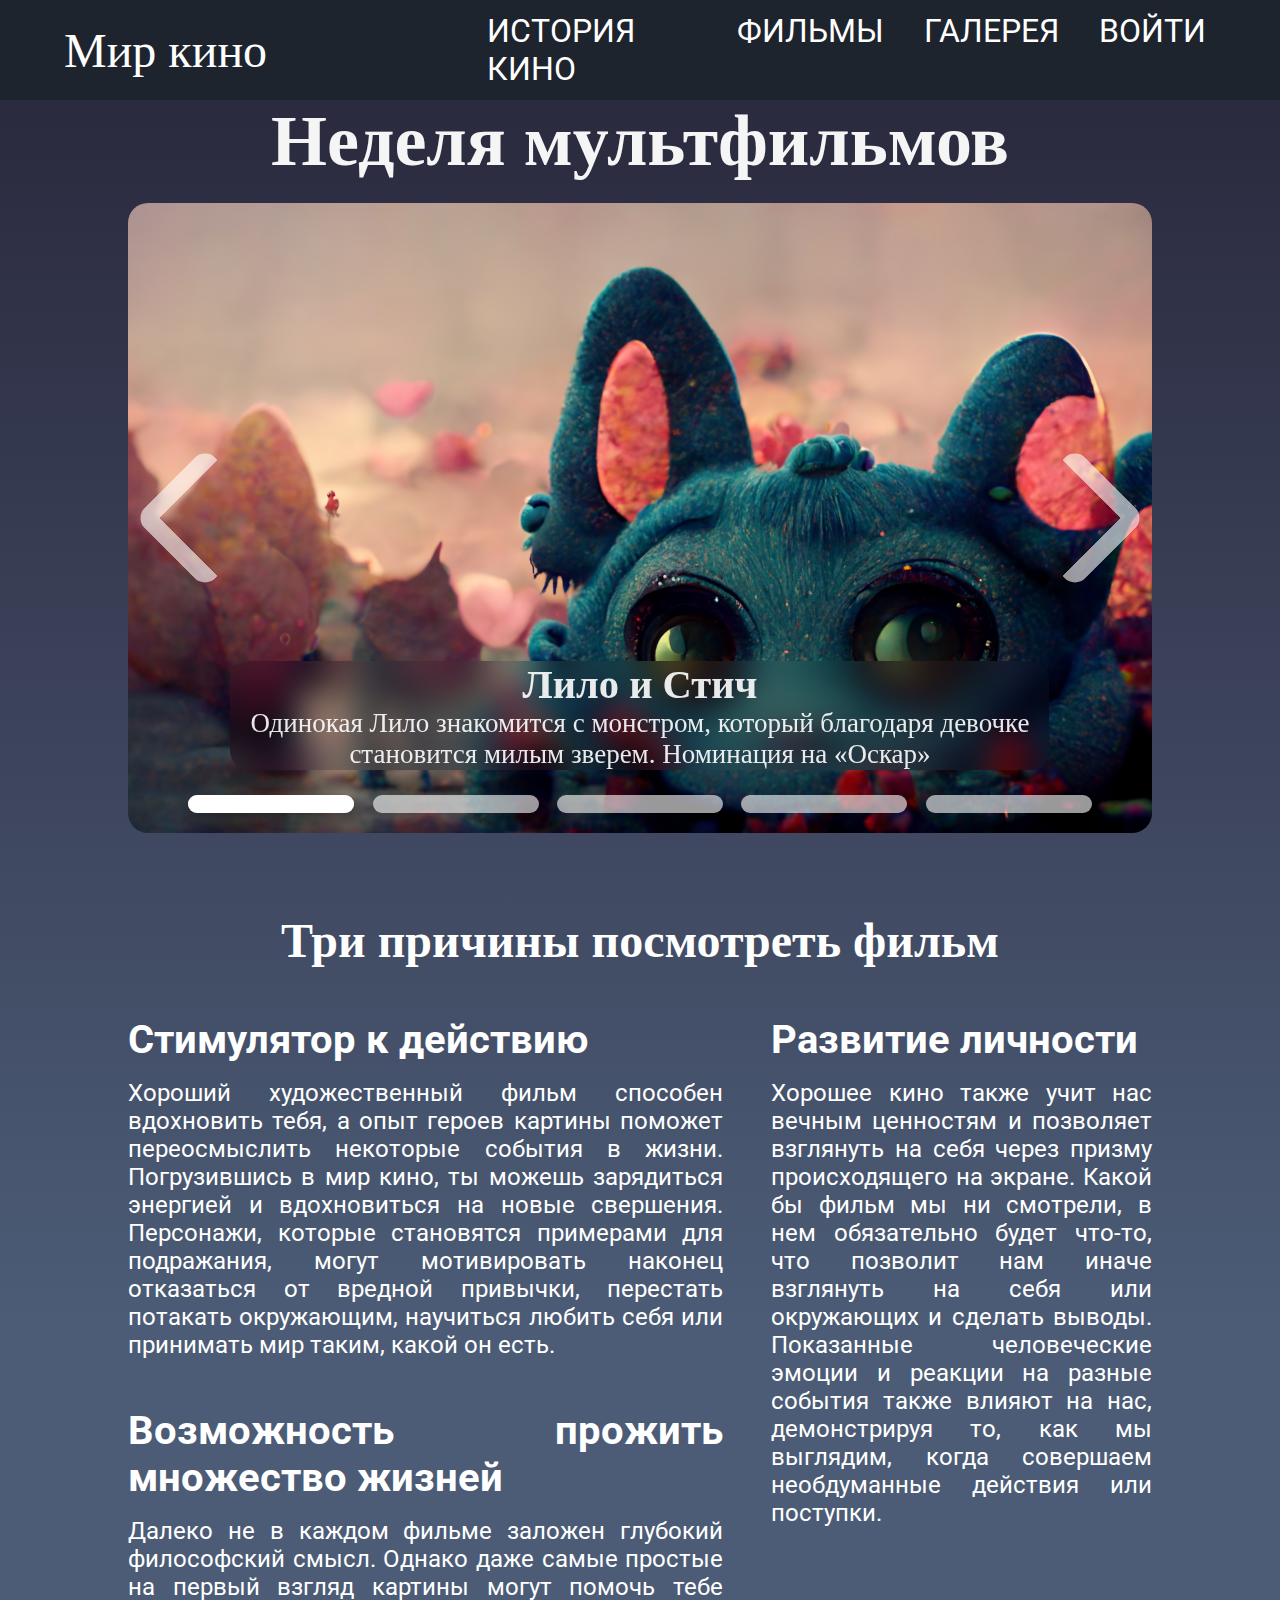
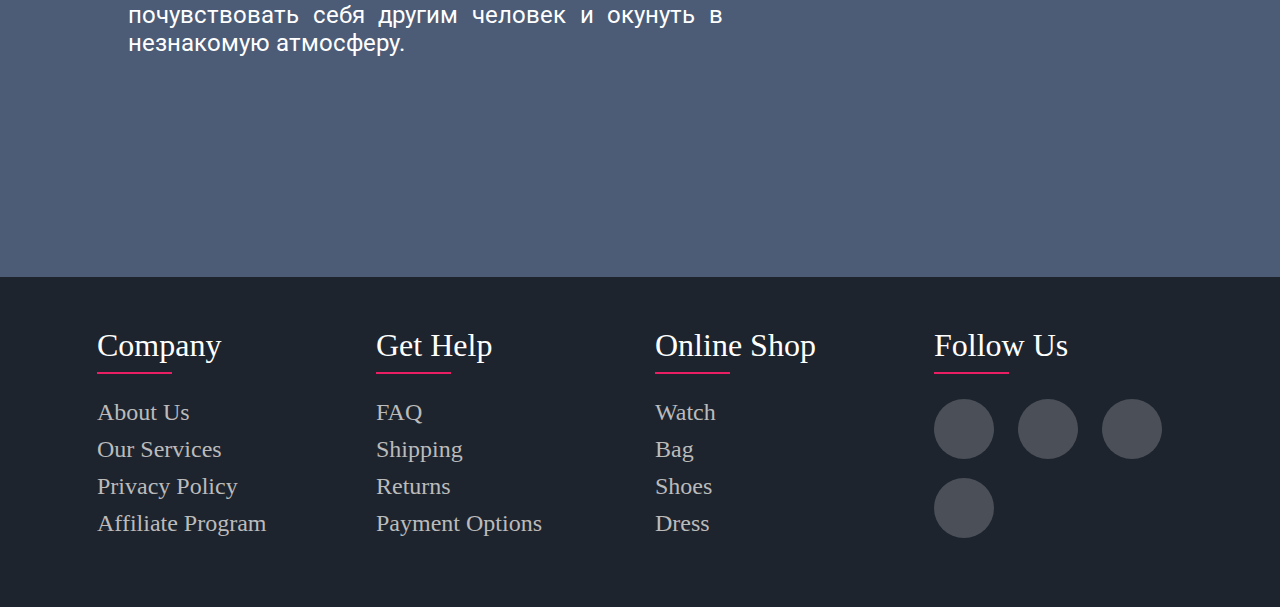
<file: index.html>
<!DOCTYPE html>
<html lang="ru">
<head>
    <meta charset="UTF-8">
    <meta http-equiv="X-UA-Compatible" content="IE=edge">
    <meta name="viewport" content="width=device-width, initial-scale=1.0, maximum-scale=1.0, user-scalable=0" >
    <title>Cinema world</title>
    <link rel="icon" type="image/png" href="images/index/favicon.png">
    <link rel="stylesheet" href="styles/index.css"> 
    <link rel="stylesheet" href="styles/style.css"> 
    <link rel="stylesheet" href="styles/slider.css"> 
    <link rel="stylesheet" href="https://cdnjs.cloudflare.com/ajax/libs/font-awesome/6.2.1/css/all.min.css"
    integrity="sha512-MV7K8+y+gLIBoVD59lQIYicR65iaqukzvf/nwasF0nqhPay5w/9lJmVM2hMDcnK1OnMGCdVK+iQrJ7lzPJQd1w=="
    crossorigin="anonymous" referrerpolicy="no-referrer"/>
    

    <link rel="preconnect" href="https://fonts.googleapis.com">
    <link rel="preconnect" href="https://fonts.gstatic.com" crossorigin>
    <link href="https://fonts.googleapis.com/css2?family=Jura:wght@600&display=swap" rel="stylesheet">
    
    <link rel="preconnect" href="https://fonts.googleapis.com">
    <link rel="preconnect" href="https://fonts.gstatic.com" crossorigin>
    <link href="https://fonts.googleapis.com/css2?family=Peralta&family=Roboto:wght@100;300&display=swap" rel="stylesheet">

</head>

<body>
    <header class="header">
        <div class="header__container">
            <div class="header__body">

                <a class="header__title" href="index.html"> Мир кино </a>

                <div class='header__burger'>
                    <span></span>
                </div>
                <nav class='header__menu'>
                    <ul class="header__list">

                        <li>
                            <a class="header__link" href="history.html">История кино</a>
                        </li>

                        <li>
                            <a class="header__link" href="films.html">Фильмы</a>
                        </li>

                        <li>
                            <a class="header__link" href="gallery.html">Галерея</a>
                        </li>
                        <li>
                            <a class="header__link" href="login.html">Войти</a>
                        </li>
                    </ul>
                    
                </nav>
                    
                </div>
            </div>
        </div>
    </header>

    
<main>

    <section class="content">
        <h2 class="films-header" style="--align:center" >Неделя мультфильмов</h2>

    <div class="slider">
        <div class="slider-slides">

            <div class="slider-slide" style="background-image: url(images/index/slider1.png);">
                <div class="slide-text">
                    <h2>Лило и Стич</h2>
                    <p>Одинокая Лило знакомится с монстром, который благодаря девочке становится милым зверем. Номинация на «Оскар»</p>
                </div>
            </div>

            <div class="slider-slide" style="background-image: url(images/index/slider2.png);">
                <div class="slide-text">
                    <h2>Тайна Коко</h2>
                    <p>Одинокая Лило знакомится с монстром, который благодаря девочке становится милым зверем. Номинация на «Оскар»</p>
                </div>
            </div>

            <div class="slider-slide" style="background-image: url(images/index/slider3.png);">
                <div class="slide-text">
                    <h2>Как приручить дракона</h2>
                    <p>Сын вождя заводит дружбу с врагом племени, драконом. История о том, что ум и сочувствие куда важнее силы</p>
                </div>
            </div>

            <div class="slider-slide" style="background-image: url(images/index/slider4.png);">
                <div class="slide-text">
                    <h2>Леди и бродяга</h2>
                    <p>История любви избалованной породистой собачки и веселого дворняги. Очаровательная семейная классика Disney</p>
                </div>
            </div>

            <div class="slider-slide" style="background-image: url(images/index/slider5.png);">
                <div class="slide-text">
                    <h2>Лило и Стич</h2>
                    <p>Одинокая Лило знакомится с монстром, который благодаря девочке становится милым зверем. Номинация на «Оскар»</p>
                </div>
            </div>
        </div>

        <div class="slider-dots"></div>

        <div class="container-arr left">
            <div class="arr" style="transform: rotate(45deg)"></div>
        </div>

        <div class="container-arr right">
            <div class="arr" style="transform: rotate(-135deg)"></div>
        </div>

    </div>
    </section>

    <section class="content-text">
        <h2> Три причины посмотреть фильм</h2>
        <div class="is-grid">

            <div class="container">
                    
                    <div class="text-container">
                        <h3> Стимулятор к действию </h3>
                        <p>
                            Хороший художественный фильм способен вдохновить тебя, а опыт героев картины поможет переосмыслить некоторые события в жизни. Погрузившись в мир кино, ты можешь зарядиться энергией и вдохновиться на новые свершения. Персонажи, которые становятся примерами для подражания, могут мотивировать наконец отказаться от вредной привычки, перестать потакать окружающим, научиться любить себя или принимать мир таким, какой он есть.
                        </p>
                    </div>
  

                    <div class="text-container">
                        <h3> Развитие личности </h3>
                        <p>
                            Хорошее кино также учит нас вечным ценностям и позволяет взглянуть на себя через призму происходящего на экране. Какой бы фильм мы ни смотрели, в нем обязательно будет что-то, что позволит нам иначе взглянуть на себя или окружающих и сделать выводы. Показанные человеческие эмоции и реакции на разные события также влияют на нас, демонстрируя то, как мы выглядим, когда совершаем необдуманные действия или поступки. 
                        </p>
                    </div>
            
                    <div class="text-container">
                        <h3> Возможность прожить множество жизней </h3>
                        <p>
                            
Далеко не в каждом фильме заложен глубокий философский смысл. Однако даже самые простые на первый взгляд картины могут помочь тебе почувствовать себя другим человек и окунуть в незнакомую атмосферу.
                        </p>
                    </div>

        </div>
    </section>
    
</main>




<footer class="footer">
    <div class="footer__container">
        <div class="footer__row">
            <div class="footer__col">
                <h4>company</h4>
                <ul>
                    <li><a href="#">about us</a></li>
                    <li><a href="#">our services</a></li>
                    <li><a href="#">privacy policy</a></li>
                    <li><a href="#">affiliate program</a></li>
                </ul>
            </div>
            <div class="footer__col">
                <h4>get help</h4>
                <ul>
                    <li><a href="#">FAQ</a></li>
                    <li><a href="#">shipping</a></li>
                    <li><a href="#">returns</a></li>
                    <li><a href="#">payment options</a></li>
                </ul>
            </div>
            <div class="footer__col">
                <h4>online shop</h4>
                <ul>
                    <li><a href="#">watch</a></li>
                    <li><a href="#">bag</a></li>
                    <li><a href="#">shoes</a></li>
                    <li><a href="#">dress</a></li>
                </ul>
            </div>
            <div class="footer__col">
                <h4>follow us</h4>
                <div class="social-links">
                    <a href="#"><i class="fab fa-facebook-f"></i></a>
                    <a href="#"><i class="fab fa-twitter"></i></a>
                    <a href="#"><i class="fab fa-instagram"></i></a>
                    <a href="#"><i class="fab fa-linkedin-in"></i></a>
                </div>
            </div>
        </div>
    </div>
</footer>
</body>

    <script src="https://code.jquery.com/jquery-3.4.1.slim.min.js"></script>
    <script src="js/header_script.js"> </script>
    <script src="js/slider__script.js"> </script>

</html>
</file>
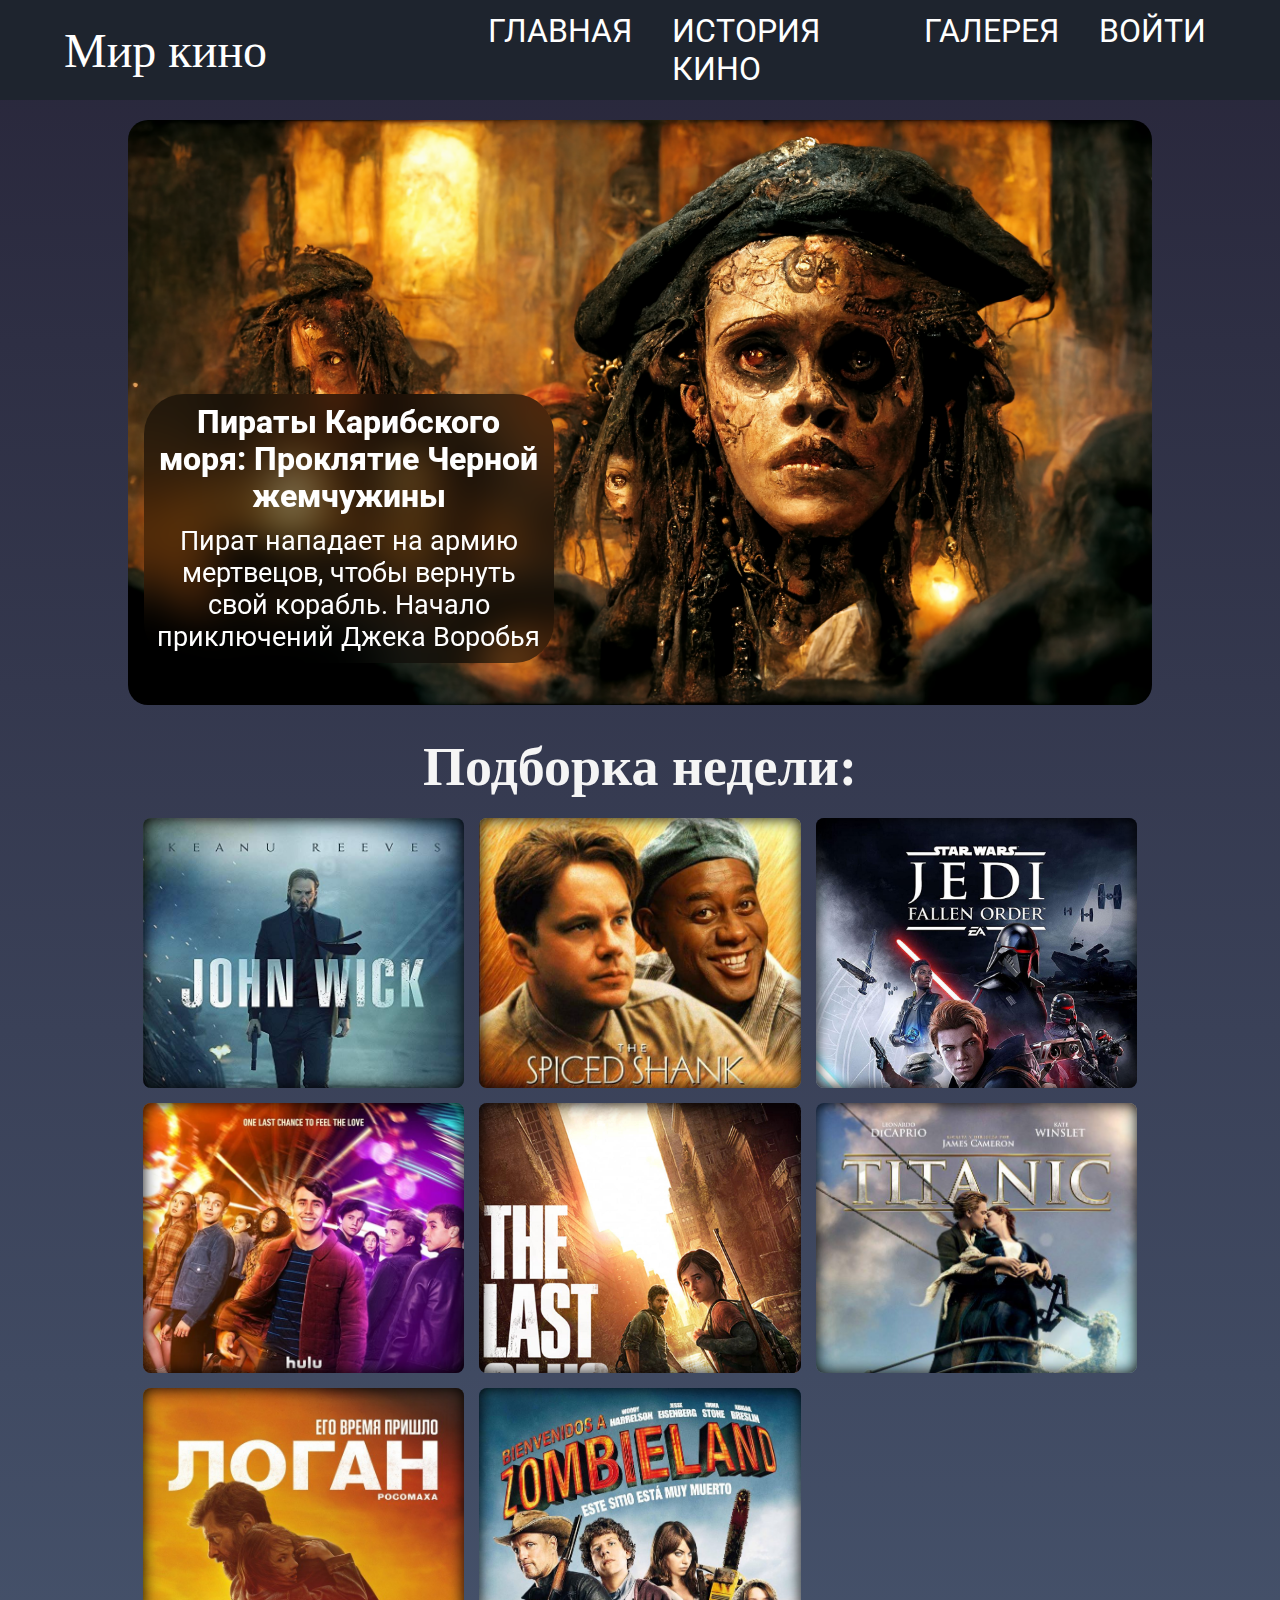
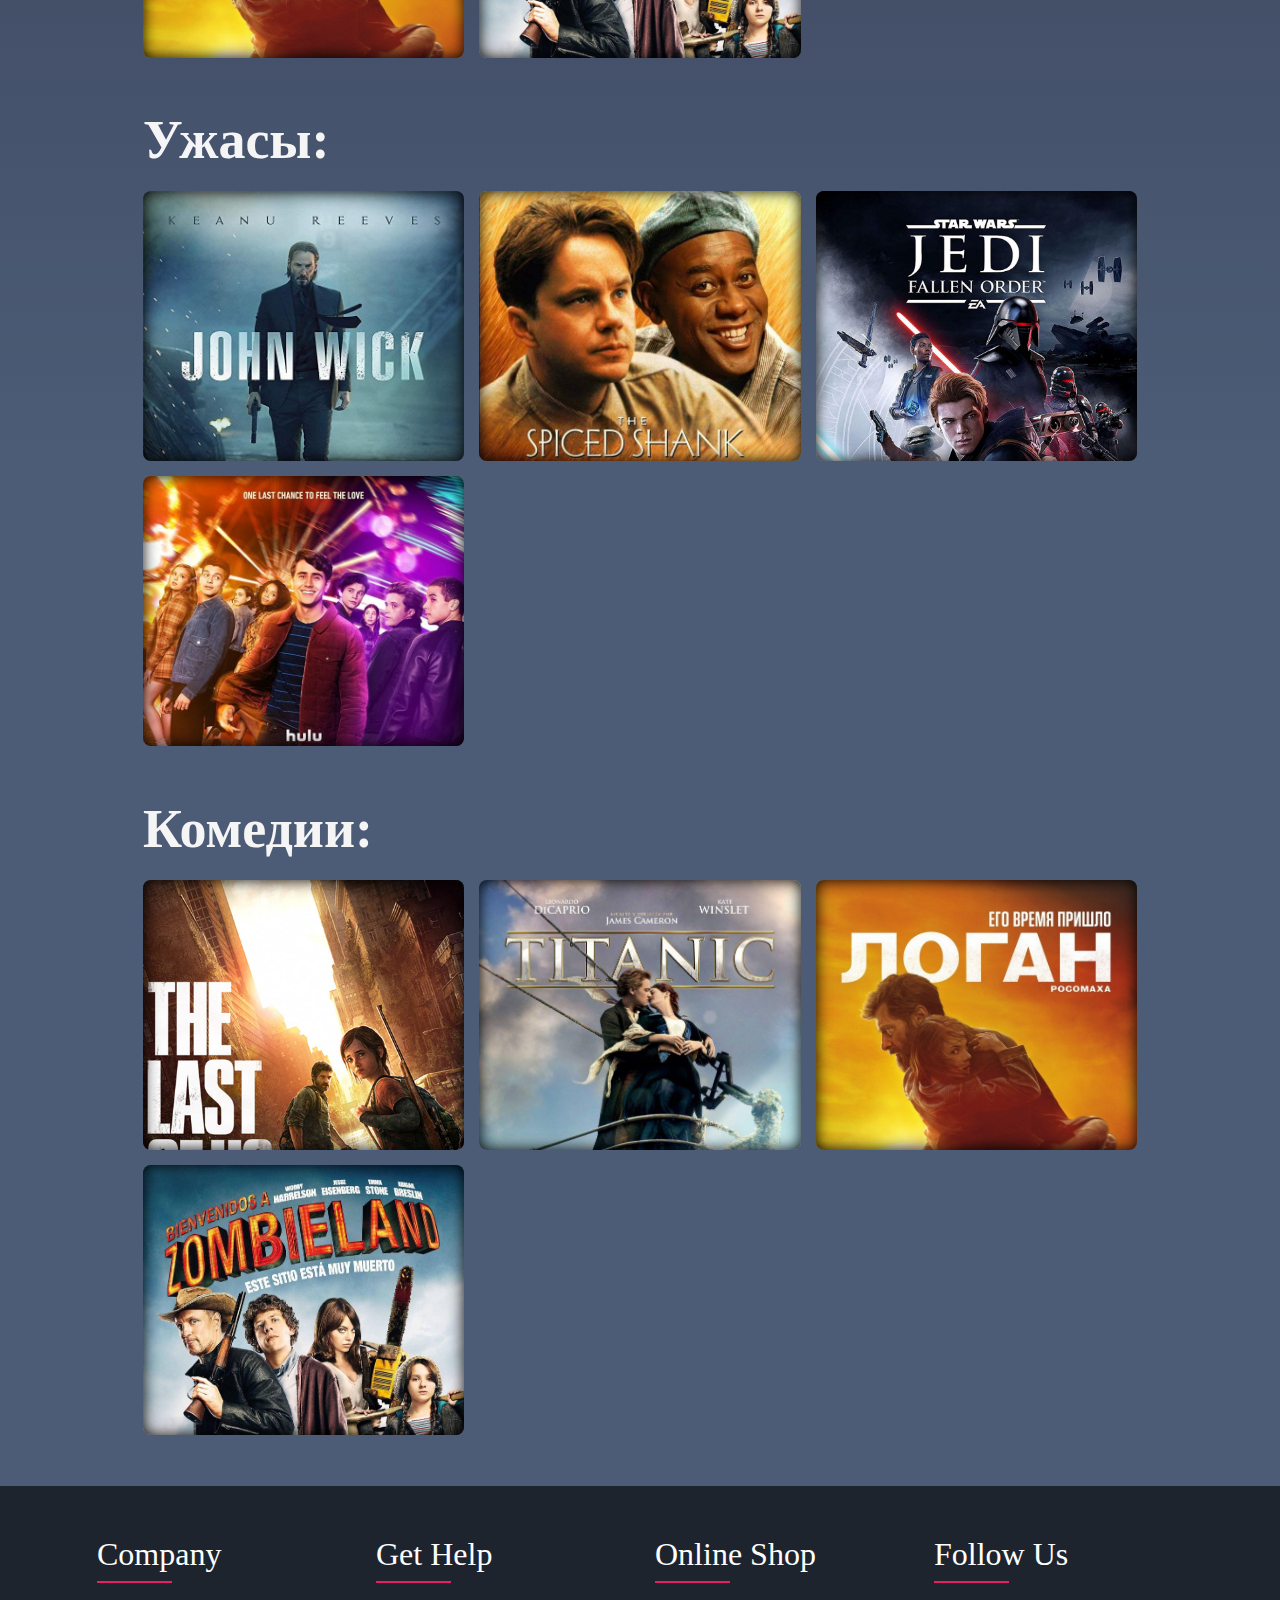
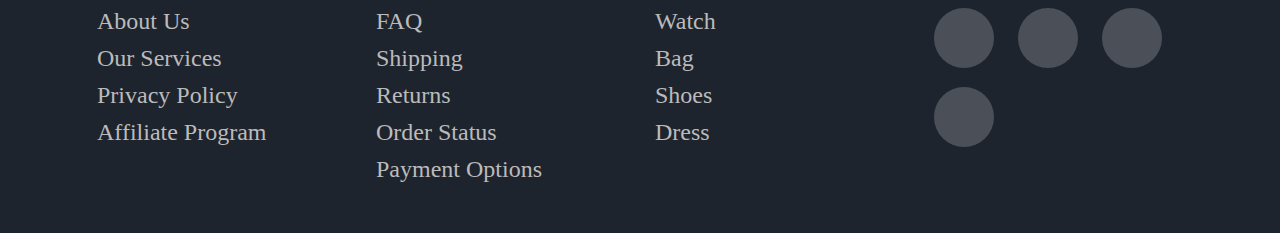
<file: films.html>
<!DOCTYPE html>
<html lang="en">
<head>
    <meta charset="UTF-8">
    <meta http-equiv="X-UA-Compatible" content="IE=edge">
    <meta name="viewport" content="width=device-width, initial-scale=1.0, maximum-scale=1.0, user-scalable=0" >
    <title>Cinema world</title>
    <link rel="icon" type="image/png" href="images/index/favicon.png">
    <link rel="stylesheet" href="styles/style.css"> 
    <link rel="stylesheet" href="styles/films.css"> 
    <link rel="stylesheet" href="https://cdnjs.cloudflare.com/ajax/libs/font-awesome/6.2.1/css/all.min.css"
    integrity="sha512-MV7K8+y+gLIBoVD59lQIYicR65iaqukzvf/nwasF0nqhPay5w/9lJmVM2hMDcnK1OnMGCdVK+iQrJ7lzPJQd1w=="
    crossorigin="anonymous" referrerpolicy="no-referrer"/>
    

    
    <link rel="preconnect" href="https://fonts.googleapis.com">
    <link rel="preconnect" href="https://fonts.gstatic.com" crossorigin>
    <link href="https://fonts.googleapis.com/css2?family=Peralta&family=Roboto:wght@100;300&display=swap" rel="stylesheet">

</head>

<body>

    <header class="header">
        <div class="header__container">
            <div class="header__body">

                <a class="header__title" href="index.html"> Мир кино </a>

                <div class='header__burger'>
                    <span></span>
                </div>
                <nav class='header__menu'>
                    <ul class="header__list">
                        <li>
                            <a class="header__link" href="index.html">Главная</a>
                        </li>

                        <li>
                            <a class="header__link" href="history.html">История кино</a>
                        </li>


                        <li>
                            <a class="header__link" href="gallery.html">Галерея</a>
                        </li>
                        <li>
                            <a class="header__link" href="login.html">Войти</a>
                        </li>
                    </ul>
                    
                </nav>
                    
                </div>
            </div>
        </div>
    </header>


    <main>
        <div class="main-poster">
            <img src="images/films/orig.png" alt="">
            <div class="main-poster-text">
                <h3>Пираты Карибского моря: Проклятие Черной жемчужины</h3>
                <p>Пират нападает на армию мертвецов, чтобы вернуть свой корабль. Начало приключений Джека Воробья</p>
            </div>
        </div>

        <section class="content">
            <h2 class="films-header" style="--align:center" >Подборка недели:</h2>

            <div class="films">
                <div class="card-film" style="--temp: url(../images/films/1.jpg)" >
                    <div class="buttom"><a href="#">Смотреть</a></div>
                </div>
                <div class="card-film" style="--temp: url(../images/films/2.jpg)" >
                    <div class="buttom"><a href="#">Смотреть</a></div>   
                </div>
                <div class="card-film" style="--temp: url(../images/films/3.jpg)" >
                    <div class="buttom"><a href="#">Смотреть</a></div>
                </div>
                <div class="card-film" style="--temp: url(../images/films/4.jpg)" >
                    <div class="buttom"><a href="#">Смотреть</a></div>
                </div>

                <div class="card-film" style="--temp: url(../images/films/5.jpg)" >
                    <div class="buttom"><a href="#">Смотреть</a></div>
                </div>
                <div class="card-film" style="--temp: url(../images/films/6.jpg)" >
                    <div class="buttom"><a href="#">Смотреть</a></div>
                </div>
                <div class="card-film" style="--temp: url(../images/films/7.jpg)" >
                    <div class="buttom"><a href="#">Смотреть</a></div>
                </div>
                <div class="card-film" style="--temp: url(../images/films/8.jpg)" >
                    <div class="buttom"><a href="#">Смотреть</a></div>
                </div>
            </div>
        </section>
        <section class="content">
            <h2 class="films-header" style="--align: left">Ужасы:</h2>

            <div class="films">
                <div class="card-film" style="--temp: url(../images/films/1.jpg)" >
                    <div class="buttom"><a href="#">Смотреть</a></div>
                </div>
                <div class="card-film" style="--temp: url(../images/films/2.jpg)" >
                    <div class="buttom"><a href="#">Смотреть</a></div>   
                </div>
                <div class="card-film" style="--temp: url(../images/films/3.jpg)" >
                    <div class="buttom"><a href="#">Смотреть</a></div>
                </div>
                <div class="card-film" style="--temp: url(../images/films/4.jpg)" >
                    <div class="buttom"><a href="#">Смотреть</a></div>
                </div>
            </div>
        </section>
        <section class="content">
            <h2 class="films-header"  style="--align: left">Комедии:</h2>

            <div class="films">
                <div class="card-film" style="--temp: url(../images/films/5.jpg)" >
                    <div class="buttom"><a href="#">Смотреть</a></div>
                </div>
                <div class="card-film" style="--temp: url(../images/films/6.jpg)" >
                    <div class="buttom"><a href="#">Смотреть</a></div>
                </div>
                <div class="card-film" style="--temp: url(../images/films/7.jpg)" >
                    <div class="buttom"><a href="#">Смотреть</a></div>
                </div>
                <div class="card-film" style="--temp: url(../images/films/8.jpg)" >
                    <div class="buttom"><a href="#">Смотреть</a></div>
                </div>
            </div>
        </section>
    </main>  
    


    <footer class="footer">
        <div class="footer__container">
            <div class="footer__row">
                <div class="footer__col">
                    <h4>company</h4>
                    <ul>
                        <li><a href="#">about us</a></li>
                        <li><a href="#">our services</a></li>
                        <li><a href="#">privacy policy</a></li>
                        <li><a href="#">affiliate program</a></li>
                    </ul>
                </div>
                <div class="footer__col">
                    <h4>get help</h4>
                    <ul>
                        <li><a href="#">FAQ</a></li>
                        <li><a href="#">shipping</a></li>
                        <li><a href="#">returns</a></li>
                        <li><a href="#">order status</a></li>
                        <li><a href="#">payment options</a></li>
                    </ul>
                </div>
                <div class="footer__col">
                    <h4>online shop</h4>
                    <ul>
                        <li><a href="#">watch</a></li>
                        <li><a href="#">bag</a></li>
                        <li><a href="#">shoes</a></li>
                        <li><a href="#">dress</a></li>
                    </ul>
                </div>
                <div class="footer__col">
                    <h4>follow us</h4>
                    <div class="social-links">
                        <a href="#"><i class="fab fa-facebook-f"></i></a>
                        <a href="#"><i class="fab fa-twitter"></i></a>
                        <a href="#"><i class="fab fa-instagram"></i></a>
                        <a href="#"><i class="fab fa-linkedin-in"></i></a>
                    </div>
                </div>
            </div>
        </div>
    </footer>

</body>

<script src="https://code.jquery.com/jquery-3.4.1.slim.min.js"></script>
<script src="js/header_script.js"> </script>
</html>
</file>
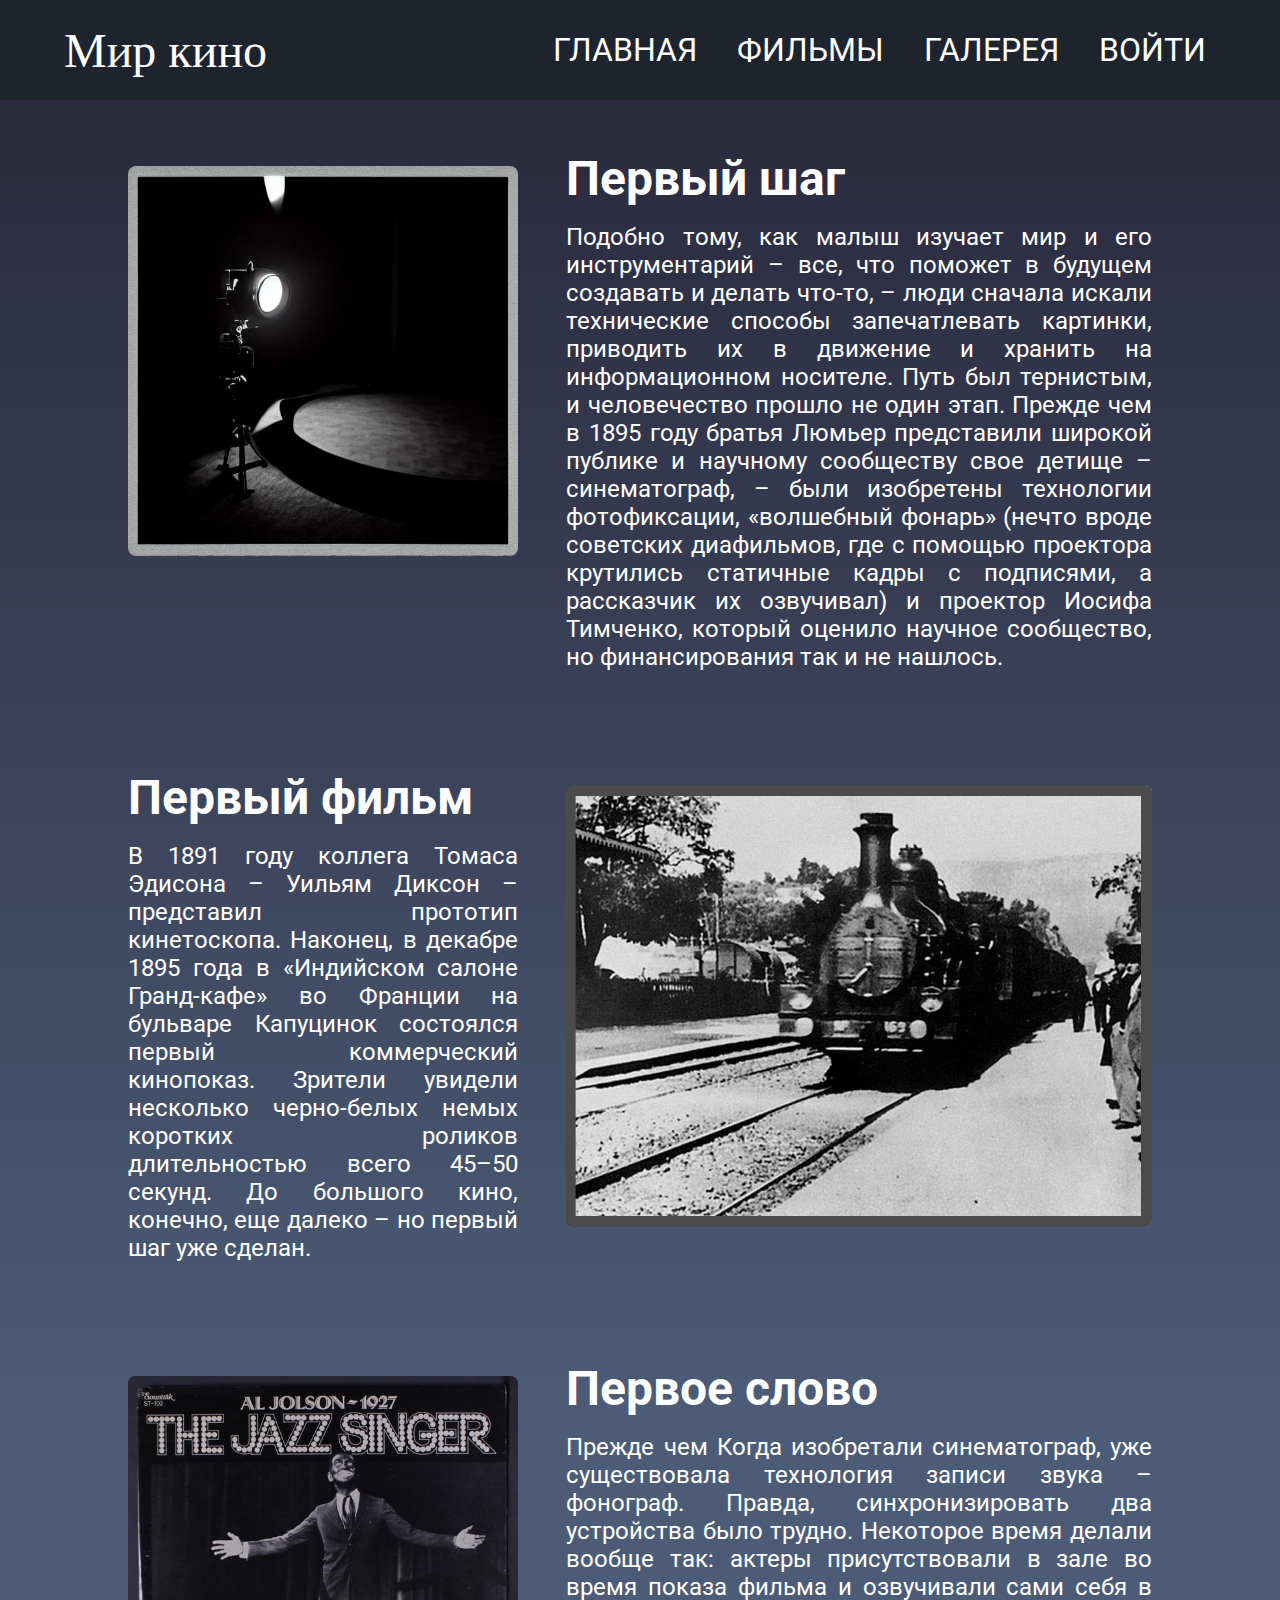
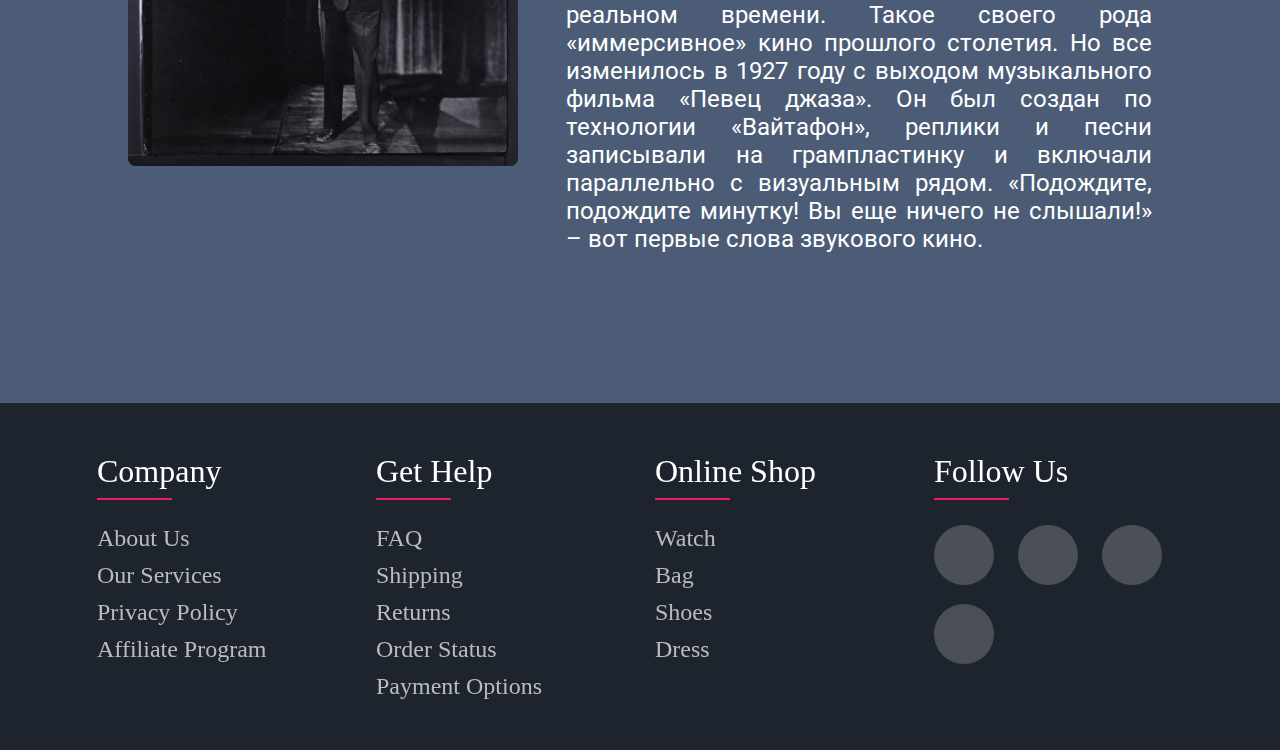
<file: history.html>
<!DOCTYPE html>
<html lang="ru">
<head>
    <meta charset="UTF-8">
    <meta http-equiv="X-UA-Compatible" content="IE=edge">
    <meta name="viewport" content="width=device-width, initial-scale=1.0, maximum-scale=1.0, user-scalable=0" >
    <title>Cinema world</title>
    <link rel="icon" type="image/png" href="images/index/favicon.png">
    <link rel="stylesheet" href="styles/style.css">
    <link rel="stylesheet" href="styles/history.css"> 
    <link rel="stylesheet" href="https://cdnjs.cloudflare.com/ajax/libs/font-awesome/6.2.1/css/all.min.css"
    integrity="sha512-MV7K8+y+gLIBoVD59lQIYicR65iaqukzvf/nwasF0nqhPay5w/9lJmVM2hMDcnK1OnMGCdVK+iQrJ7lzPJQd1w=="
    crossorigin="anonymous" referrerpolicy="no-referrer"/>
    

    
    <link rel="preconnect" href="https://fonts.googleapis.com">
    <link rel="preconnect" href="https://fonts.gstatic.com" crossorigin>
    <link href="https://fonts.googleapis.com/css2?family=Peralta&family=Roboto:wght@100;300&display=swap" rel="stylesheet">

</head>

<body>
    <header class="header">
        <div class="header__container">
            <div class="header__body">

                <a class="header__title" href="index.html"> Мир кино </a>

                <div class='header__burger'>
                    <span></span>
                </div>
                <nav class='header__menu'>
                    <ul class="header__list">
                        <li>
                            <a class="header__link" href="index.html">Главная</a>
                        </li>

                        <li>
                            <a class="header__link" href="films.html">Фильмы</a>
                        </li>

                        <li>
                            <a class="header__link" href="gallery.html">Галерея</a>
                        </li>
                        <li>
                            <a class="header__link" href="login.html">Войти</a>
                        </li>
                    </ul>
                    
                </nav>
                    
                </div>
            </div>
        </div>
    </header>

    
<main>
    <div class="is-grid">

        <div class="container">

            <div class="block-1 image">
                <img class="img" src="images/history/0001.jpg" alt="">
            </div>   

            <div class="block-2">
                <div class="text-container">
                    <h2> Первый шаг </h2>
                    <p>
                        Подобно тому, как малыш изучает мир и его инструментарий – все, что поможет в будущем создавать и делать что-то, – люди сначала искали технические способы запечатлевать картинки, приводить их в движение и хранить на информационном носителе. Путь был тернистым, и человечество прошло не один этап. Прежде чем в 1895 году братья Люмьер представили широкой публике и научному сообществу свое детище – синематограф, – были изобретены технологии фотофиксации, «волшебный фонарь» (нечто вроде советских диафильмов, где с помощью проектора крутились статичные кадры с подписями, а рассказчик их озвучивал) и проектор Иосифа Тимченко, который оценило научное сообщество, но финансирования так и не нашлось. 
                    </p>
                </div>
            </div>

            <div class="block-3">
                <div class="text-container">
                    <h2> Первый фильм </h2>
                    <p>
                        В 1891 году коллега Томаса Эдисона – Уильям Диксон – представил прототип кинетоскопа. Наконец, в декабре 1895 года в «Индийском салоне Гранд-кафе» во Франции на бульваре Капуцинок состоялся первый коммерческий кинопоказ. Зрители увидели несколько черно-белых немых коротких роликов длительностью всего 45–50 секунд. До большого кино, конечно, еще далеко – но первый шаг уже сделан.
                    </p>
                </div>
            </div>

            <div class="block-4 image">
                <img class="img" src="images/history/0002.png" alt="">
            </div>

            <div class="block-5 image">
                <img class="img" src="images/history/0003.jpg" alt="">
            </div>

            <div class="block-6">
                <div class="text-container">
                    <h2> Первое слово </h2>
                    <p> Прежде чем Когда изобретали синематограф, уже существовала технология записи звука – фонограф. Правда, синхронизировать два устройства было трудно. Некоторое время делали вообще так: актеры присутствовали в зале во время показа фильма и озвучивали сами себя в реальном времени. Такое своего рода «иммерсивное» кино прошлого столетия. Но все изменилось в 1927 году с выходом музыкального фильма «Певец джаза». Он был создан по технологии «Вайтафон», реплики и песни записывали на грампластинку и включали параллельно с визуальным рядом. «Подождите, подождите минутку! Вы еще ничего не слышали!» – вот первые слова звукового кино.
                    </p>
                </div> 
            </div>
        
    </div>

</main>


<footer class="footer">
    <div class="footer__container">
        <div class="footer__row">
            <div class="footer__col">
                <h4>company</h4>
                <ul>
                    <li><a href="#">about us</a></li>
                    <li><a href="#">our services</a></li>
                    <li><a href="#">privacy policy</a></li>
                    <li><a href="#">affiliate program</a></li>
                </ul>
            </div>
            <div class="footer__col">
                <h4>get help</h4>
                <ul>
                    <li><a href="#">FAQ</a></li>
                    <li><a href="#">shipping</a></li>
                    <li><a href="#">returns</a></li>
                    <li><a href="#">order status</a></li>
                    <li><a href="#">payment options</a></li>
                </ul>
            </div>
            <div class="footer__col">
                <h4>online shop</h4>
                <ul>
                    <li><a href="#">watch</a></li>
                    <li><a href="#">bag</a></li>
                    <li><a href="#">shoes</a></li>
                    <li><a href="#">dress</a></li>
                </ul>
            </div>
            <div class="footer__col">
                <h4>follow us</h4>
                <div class="social-links">
                    <a href="#"><i class="fab fa-facebook-f"></i></a>
                    <a href="#"><i class="fab fa-twitter"></i></a>
                    <a href="#"><i class="fab fa-instagram"></i></a>
                    <a href="#"><i class="fab fa-linkedin-in"></i></a>
                </div>
            </div>
        </div>
    </div>
</footer>

</body>

    <script src="https://code.jquery.com/jquery-3.4.1.slim.min.js"></script>
    <script src="js/header_script.js"> </script>

</html>
</file>
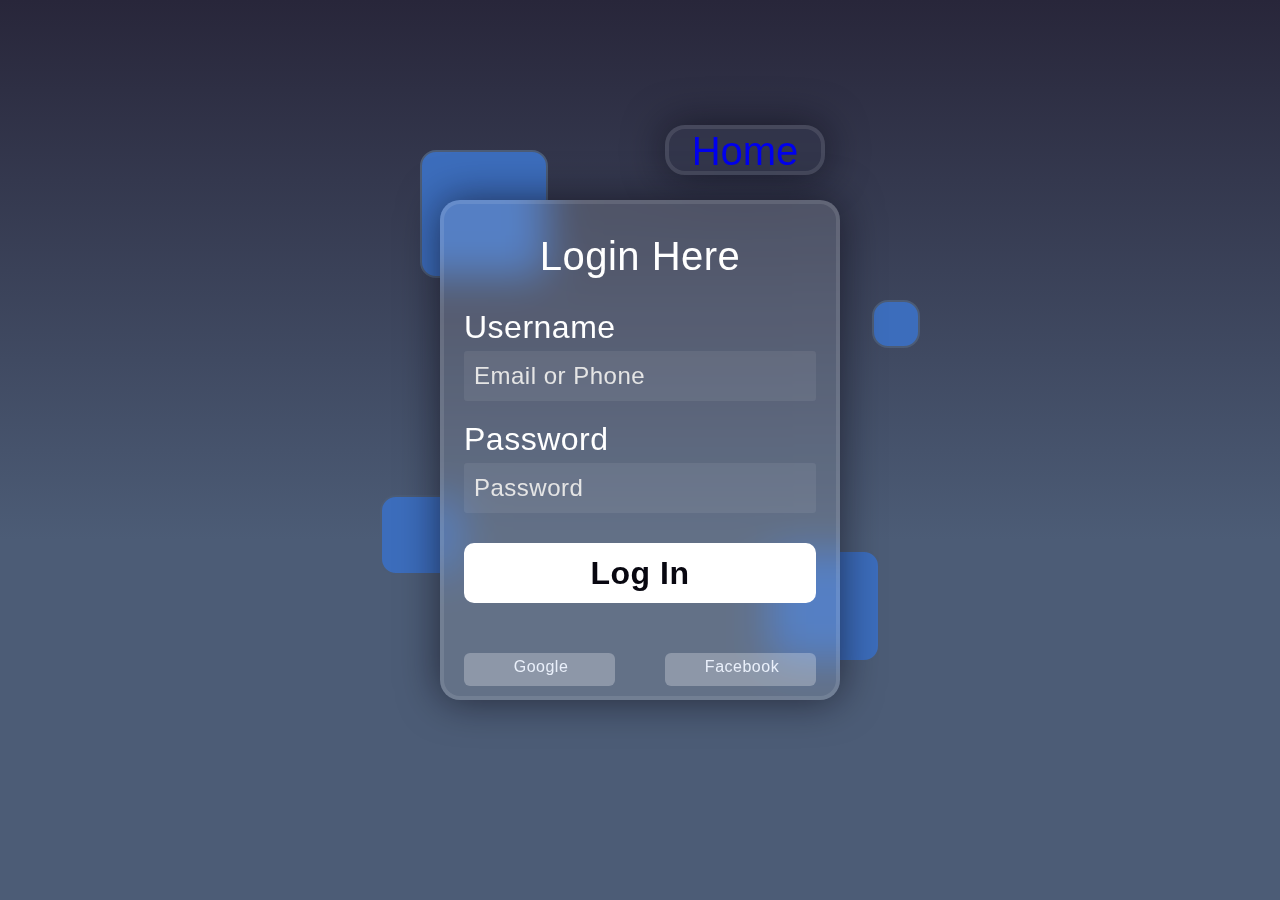
<file: login.html>
<!DOCTYPE html>
<html lang="ru">
<head>
  <meta name="viewport" content="width=device-width, initial-scale=1.0, maximum-scale=1.0, user-scalable=0" >
    <link rel="stylesheet" href="styles/style.css" >
    <link rel="stylesheet" href="styles/login.css" >
    <meta charset="UTF-8">
    <title>log in</title>

</head>

<body>

    <div class="background">
        <div class="square-2" style="--i:0;"></div>
        <div class="square-2" style="--i:1;"></div>
        <div class="square-2" style="--i:2;"></div>
        <div class="square-2" style="--i:3;"></div>
        <div class="to-main-page"> <a href="index.html"> Home</a> </div>
    </div>
    <form>
        <h3>Login Here</h3>

        <label for="username">Username</label>
        <input type="text" placeholder="Email or Phone" id="username">

        <label for="password">Password</label>
        <input type="password" placeholder="Password" id="password">

        <button>Log In</button>
        <div class="social">
          <div class="go"><i class="fab fa-google"></i>  Google</div>
          <div class="fb"><i class="fab fa-facebook"></i>  Facebook</div>
        </div>
    </form>

</body>

</html>
</file>
<file: styles/index.css>
body {
    min-height: 100vh;
    background: linear-gradient(to top, #4c5c76 40%, #28263a);
    font-family: cursive;
}

a {
    text-decoration: none;
    color: white;
}

li {
    list-style: none;
}

main{
    padding-top: 100px;
    max-width: 80%;
    margin: 0 auto;
}


.films-header{
    text-align: var(--align);
    font-family: 'Jura', sans-serif;
    font-family: cursive;
    font-size: min(8vw, 8vh);
    color: whitesmoke;
    margin:0 15px;
}

.content{
     width: 100%;
     margin: 0 auto;
}

.pict{
    width: 100%;
    height: 100%;
    max-height: 70vh;
    object-fit: contain;
    margin-bottom: 3vh;

}


@media (max-width: 768px) {
    .pict {
        position:relative;
        width: 100%;
        height: 100%;
        display: flex;
        align-items: center;
        margin: auto;
    }


    .card {
        width: 90%;
    }
}





.is-grid {
    position: relative;
}


.container{
    display: grid;
    grid-template-columns: repeat(5, 1fr);
    grid-template-rows: repeat(3, 0.5fr);
    grid-gap: 3em;
}

.text-container {
    font-size: 20px;
    color: rgb(255, 255, 255);
    text-align:justify;
    
}

.text-container h3{
    font-family: 'Roboto', sans-serif;
    font-size: 2.5rem;
    margin-bottom: 1rem;
}
.text-container p{
    
    font-family: 'Roboto', sans-serif;
    font-size: 1.5rem;
}
 .text-container:nth-child(2n-1){
    grid-column: span 3;
} 
.text-container:nth-child(2n){
    grid-column: 4/-1;
    grid-row: span 2;
}

.content-text h2{
    color:rgb(255, 255, 255);
    text-align: center;
    font-size: 3rem;
    margin: 5rem 0 3rem 0;
}



@media (max-width: 991px){
    main{
        margin-top: 100px;
        margin-bottom: 0;
    }
    .container{
        grid-gap:0;
        grid-template-columns: 1fr;
        grid-template-rows: repeat(3, auto);
    }
    .text-container{
        margin: 0;
        margin-bottom: 50px;
    }
    .text-container p{
        font-size: 1rem;
    }
    .text-container h3{
        font-size: 2rem;
        margin-bottom: 1rem;
    }
}
</file>
<file: styles/style.css>
h1, h2, h3, h4, h5, h6 {
    margin: 0;
}
/* Header */


.header__container{
    width: 100%;
    max-width: 1560px;
    margin: 0 auto;
}

.header{
    position: fixed;
    width: 100%;
    top: 0;
    left: 0;
    z-index: 1000;
}

header::before {
   content: ""; 
   position: absolute;
   top: 0;
   left: 0;
   width: 100%;
   height: 100%;
   background-color: #1e242e;
   z-index: 2;
}

.header__body{
    position:relative;
    display: flex;
    justify-content:space-between;
    height: 100px;
    align-items: center;
    padding: 0 5% 0 5%;
    
}

.header__title{
    width: 400px;
    position: relative;
    z-index: 2;
    font-size: 3rem;
    color:#fff;
    text-decoration: none;
}
.header__title:hover{
    color:rgb(167, 154, 154);
}


.header__list{
    display: flex;
    position: relative;
    z-index: 3;
}

.header__list li {
    list-style: none;
    margin: 0px 0px 0px 40px;
}

.header__link {
    text-decoration: none;
    font-size: 2rem;
    font-family: 'Roboto', sans-serif;
    color:#fff;
}

.header__link:hover {
    color:rgb(167, 154, 154);
}

.header__link:hover:after {
    opacity: 1;
}

.header__log_in{

    font-family: 'Roboto', sans-serif;
    font-size: 2rem;
    text-transform: uppercase;
    color:#fff;
    z-index: 3;

}

.header__burger{
    display: none;
}

.header__menu{
    padding-right: 10px;
    text-transform: uppercase;
    transition: color .1s linear;
}

* {
    margin: 0;
    padding: 0;
    box-sizing: border-box;

}



/*             Footer         */


.footer{
    background-color: #1e242e;
    padding: 50px 20px;
}

.footer__row {
    position: relative;
    margin: auto;
    display:flex;
    max-width: 80%;
}

.footer__col{
    width: 25%;
    padding: 0 15px;
}

.footer__col h4{
    font-size: 2rem;
    color: #ffffff;
    text-transform: capitalize;
    margin-bottom: 35px;
    font-weight: 500;
    position: relative;
}

.footer__col h4::before{
    content: '';
    position: absolute;
    left:0;
    bottom: -10px;
    background-color: #e91e63;
    height: 2px;
    box-sizing: border-box;
    width: 30%;
}
.footer__col ul{
    list-style-type: none;
}
.footer__col ul li:not(:last-child){
    margin-bottom: 10px;
}

.footer__col ul li a{
    font-size: 1.5rem;
    text-transform: capitalize;
    color: #ffffff;
    text-decoration: none;
    font-weight: 300;
    color: #bbbbbb;
    display: block;
    transition: all 0.3s ease;
}

.footer__col ul li a:hover{
    color: #ffffff;
    padding-left: 8px;
}

.footer__col .social-links a{
    display: inline-block;
    height: 80px;
    width: 80px;
    background-color: rgba(255,255,255,0.2);
    margin:0 20px 15px 0;
    text-align: center;
    line-height: 85px;
    border-radius: 50%;
    color: #ffffff;
    transition: all 0.5s ease;
}

.footer__col .social-links i{
    font-size: 30px;
}

.footer__col .social-links a:hover{
    color: #24262b;
    background-color: #ffffff;
}



@media(min-width:1800px) {
    .footer__row {
        max-width: 1600px;
        width: 80%;
    }
}

@media(max-width: 1400px) {
    .footer__row{
        max-width: 90%;
    }
    .footer__col{
        width: 25%;
    }
    .footer__col .social-links a{
        height: 60px;
        width: 60px;
        margin:0 20px 15px 0;
        line-height: 65px;
    }
    
    .footer__col .social-links i{
        font-size: 30px;
    }
    
}

@media(max-width: 1250px) {
    .header__list li{
        margin: 0px 0px 0px 20px;
    }
    .header__link{
        font-size: 1.5rem;
    }
    .header__log_in{
        font-size: 1.5rem;
    }
    .header__title{
        font-size: 2rem;
        max-width: 150px;
    }
}

    
@media (max-width: 768px) {

    body.lock{
        overflow: hidden;
    }
    .header__body{
        height: 80px;
    }
    .header__burger{
        display: block;
        position:relative;
        width: 30px;
        height: 20px;
        position: relative;
        z-index: 3;
    }
    .header__burger::before,
    .header__burger::after {
        content: "";
        background-color: #fff;
        position: absolute;
        width: 100%;
        height: 2px;
        left: 0;

    }
    .header__burger span{
        position: absolute;
        background-color: #fff;
        left: 0;
        width: 100%;
        height: 2px;
        top: 9px;
        transition: all 0.3s linear;
    }
    .header__burger::before{
        top: 0;
        transition: all 0.3s linear;
    }
    .header__burger::after{
        bottom: 0;
        transition: all 0.3s linear;
    }
    .header__burger.active::before{
        transform: rotate(45deg);
        top: 9px;
    }
    .header__burger.active::after{
        transform: rotate(-45deg);
        bottom: 9px;
    }
    .header__burger.active span{
        transform: scale(0);
    }

    .header__link{
        color:#fff;
    }
   
    .header__menu{
        position: fixed;
        top: -200%;
        left: 0;
        width: 100%;
        height: 100%;
        overflow:auto;
        background: linear-gradient(to top, #4c5c76 40%, #28263a);
        transition: all 0.3s linear;
        padding: 100px 10px 20px 10px;
    }
    .header__menu.active{
        top: 0;
        
    }
    .header__list{
        display: block;
    }

    .header__list li {
        display: flexbox; 
        justify-content: center;
        font-size: 1.5rem;
        margin-top: 40px;

    }


    .footer__row {
        display: block;
    }


    .footer__col{
        width: 100%;
        margin-bottom: 30px;
    }
}
</file>
<file: styles/slider.css>
/* * {
    -webkit-tap-highlight-color: transparent;
  } */

.slider {
    position: relative;
    height: 70vh;
    margin: 20px 0;
    /* box-shadow: 0 4px 12px rgba(0,0,0,0.2), 0 16px 20px rgba(0,0,0,0.2);  */
    overflow: hidden;
}
.slider-slides {
    position: relative;
    height: 100%;
    transition: transform 0.8s cubic-bezier(0.51, 0.92, 0.24, 1);
    will-change: transform;

}
.slider-slide {
    
    position: relative;
    float: left;
    height: 100%;
    /* background-size:contain;*/
    background-position: 50% 50%;
    background-size: cover;
  
    border-radius: 20px;
}
.slide-text{
    position: absolute;
    width: 80%;
    bottom: 10%;
    left:10%;

    backdrop-filter: blur(15px);
    border-radius: 20px;
    text-align: center;
    font-size: min(3vw, 3vh);
    color:rgba(255, 255, 255, 0.9); ;
}

.slider-dots {
    display: flex;
    position: absolute;
    bottom: 20px;
    left: 5%;
    width: 90%;
}
.slider-dot, 
.slider-indicator {
    display: block;
    margin: 0 1%;
    height: 2vh;
    background: rgba(255, 255, 255, 0.6);
    border-radius: 50px;
    cursor: pointer;
}


.container-arr {
    position: absolute;
    display: flex;
    height: 40%;
    width: 15%;
    top: 30%;

    overflow: hidden;
    cursor: pointer;
    align-items: center;
    justify-content: center;
}

.arr{
    width: 70%;
    max-width: 100px;
    aspect-ratio: 1 / 1;

    border-radius: 15%;
    border-bottom: 2vh solid rgba(255, 255, 255, 0.6);
    border-left: 2vh solid rgba(255, 255, 255, 0.6);
}

.left{
    left: 0;

}
.right{
    right: 0;
}

.slider-indicator {
    position: absolute;
    background: white;
    width: auto;
    box-shadow: 0 4px 12px rgba(0,0,0,0.2), 0 16px 20px rgba(0,0,0,0.2);   
}
.slider-indicator-left {
    transition: left 0.5s ease, right 0.5s  ease;
}
.slider-indicator-right {
    transition: left 0.5s ease, right 0.5s  ease;
}

@media(max-width:991px)  
{
    .slide-text{
        font-size: min(3vw, 3vh);
        backdrop-filter: blur(10px);
    }
    .container-arr{
        width: 20%;
    }
}

@media(max-width:768px) 
{
    .slider {
        height: 70vh;
        margin: 20px 0;
    }
   
    .slide-text{
        font-size: min(3vw, 3vh);
        bottom: 60px;
        backdrop-filter: blur(5px);
    }
    .slider-dots{
        width: calc(100% - 30px);
    }
    
}
@media(max-height: 768px)
{
    .arr{
        max-width: 10vh;
        border-bottom: 2.5vh solid rgba(255, 255, 255, 0.6);
        border-left: 2.5vh solid rgba(255, 255, 255, 0.6);
    }
    .slide-text{
        width: 70%;
        left: 15%;
        bottom: 40px;
        font-size: min(4vw, 4vh);
    }
}

@media(max-width:476px)
{   
    .arr{
        border-bottom: 1.5vh solid rgba(255, 255, 255, 0.6);
        border-left: 1.5vh solid rgba(255, 255, 255, 0.6);
    }
    .slide-text{
        font-size: min(4vw, 4vh);
    }
}





/* .arr{
    background: white;
    height: 100px;
    font-weight: 100px;
    margin: 15px;
}

.arr div {
    position: absolute;
    weigth
} */

/* .arrows{
    display: flex;
    position: absolute;
    cursor: pointer;

    top: 40%;
    width: 10%;
  }
  .arrows:after {
    content: "";

    padding-top: 100%;
    display: block;

  }
.prev {
    width: 10%;
    border-radius: 10%;
    border-bottom: 2vh solid rgba(255, 255, 255, 0.5);
    border-left: 2vh solid rgba(255, 255, 255, 0.5);
    transform: rotate(45deg);
    left: 5%;
}
   
.next {
    border-radius: 10%;
    border-bottom: 2vh solid rgba(255, 255, 255, 0.5);
    border-left: 2vh solid rgba(255, 255, 255, 0.5);
    transform: rotate(-135deg);
    right: 5%;
} */
</file>
<file: styles/films.css>
body {
    min-height: 100vh;
    background: linear-gradient(to top, #4c5c76 40%, #28263a);
    font-family: cursive;
}

main{
    max-width: 80%;
    margin: 0 auto;
}

.main-poster{
    padding-top: 120px;
    position: relative;
    width: 100%;
    margin: 0 auto;
}

img{
    width: 100%;
    height: 100%;
    max-height: 70vh;
    object-fit: cover;
    border-radius: 20px;
    margin-bottom: 3vh;
}

.main-poster-text{
    position: absolute;
    width: 40%;
    bottom: 10%;
    left: 1rem;
    padding: 10px;

    text-align: center;
    font-size: min(3vw, 3vh);
    font-family: 'Roboto', sans-serif;

    background-color: rgba(0, 0, 0, 0.5);
    backdrop-filter: blur(20px);
    border-radius: 40px;
    
    color:rgb(255, 255, 255); ;
} 
.main-poster-text h3{
    font-weight: 800;
    margin-bottom: 10px;
}

.films-header{
    text-align: var(--align);
    font-size: 800;
    font-family: cursive;
    font-size: min(6vw, 6vh);
    color: whitesmoke;
    margin:0 15px;
}

.content{
    margin-bottom: 5%;
}

.films{
    margin: 15px;
    margin-top: 20px;
    display: grid;
    grid-template-columns: repeat(auto-fill, minmax(270px, 1fr));
    grid-auto-rows:270px;
    grid-auto-flow: dense;
    grid-gap: 15px;

}

.card-film{
    z-index: 5;
    position: relative;
    background:var(--temp);
    background-size: cover;
    background-repeat: no-repeat;

    border-radius: 8px;
    box-shadow: inset 0 0 15px #000, 0 0 0 #000;
    transition: all 0.3s ease-in-out;
}
.buttom{
    z-index: 3;
    display: flex;
    position:absolute;
    top: 70%;
    left: 20%;
    width: 60%;
    height: 20%;
    border-radius: 40px;
    border: 2px rgba(0, 0, 0, 0.5) solid;
    background: linear-gradient(90deg,#a12aaf,#d24d10,#e66123);
    opacity: 0;
    transition: all 0.5s ease;
}
.buttom a{
    width: 100%;
    display: block;

    text-align: center;
    text-decoration: none;
    font-size: 2rem;
    font-weight: 800;
    color: rgb(240, 255, 255);
}
.card-film:hover{
    box-shadow: inset 0 0 0 #000, 0 8px 15px #000;
 
}
.card-film:hover .buttom{
    opacity: 1;
}


@media(max-width:767px){
    main{
        max-width: 100%;
    }
    .main-poster-text{
        width: 50%;
    }
    .main-poster-text p{
        display: none;
    }
    .main-poster-text h3{
        padding-top: 10px;
    }
}
</file>
<file: styles/history.css>
* {
    box-sizing: border-box;
}

body {
    background: linear-gradient(to top, #4c5c76 40%, #28263a);
    margin: 0;
    font-family: cursive;
}

main{
    max-width: 80%;
    margin: 0  auto;
    margin-top: 150px;
    margin-bottom: 100px;
}

.is-grid {
    position: relative;
}


.container{
    display: grid;
    grid-template-columns: 2fr 3fr;
    grid-template-rows: repeat(3, 0.5fr);
    grid-gap: 3em;
}

.text-container {
    font-size: 20px;
    color: rgb(255, 255, 255);
    margin-bottom: 50px;
    text-align:justify;
}

.text-container h2{
    font-family: 'Roboto', sans-serif;
    font-size: 3rem;
    margin-bottom: 1rem;
}
.text-container p{
    font-family: 'Roboto', sans-serif;
    font-size: 1.5rem;
}

.image{
    margin-top: 1rem;
    margin-bottom: 3rem;

}

.img{

    width: 100%;
    border-radius: 8px;
    box-shadow: inset 0 0 1px #000, 0 0 0 #000;
    transition: all 0.3s ease-in-out;
    position: sticky;
    top: 150px;
}
.img:hover{
    box-shadow: inset 0 0 0 #000, 0 8px 15px #000;
}



@media (max-width: 991px){
    main{
        margin-top: 100px;
        margin-bottom: 0;
    }
    .container{
        grid-gap:0;
        grid-template-columns: 1fr;
        grid-template-rows: repeat(6, auto);
    }
    .text-container{
        margin: 0;
    }
    .text-container p{
        font-size: 1rem;
    }
    .text-container h2{
        font-size: 2rem;
        margin-bottom: 1rem;
    }
    .block-2{
        grid-row: 1;
        float: left;
    }
    .block-1{
        grid-row: 2;
    }
    .block-5{
        grid-row: 6;
    }
    .img{
        max-height: 400px;
        margin-bottom: 4em;
    }
}



/* @media (min-width: 768px) {
    .block-1 {
        margin-bottom: 0;
    }
}

@media (min-width: 768px) {
    .text-container {
        display: grid;
        grid-template-columns: repeat(12, 1fr);
        grid-template-rows: minmax(30vh, auto);
        column-gap: 32px;
    }

    .block-1 {
        grid-column: 1 / 6;
    }

    .block-2 {
        grid-column: 6 / 12;
    }
} */
</file>
<file: styles/login.css>
*,
*:before,
*:after{
    padding: 0;
    margin: 0;
    box-sizing: border-box;
}

html{
    height: 100%;
}

body{
    background: linear-gradient(to top, #4c5c76 40%, #28263a) !important;
}


.background{
    width: 400px;
    height: 500px;
    position: absolute;
    transform: translate(-50%,-50%);
    left: 50%;
    top: 50%;
}
.square-2{
    position: absolute;
    border-radius: 1rem;
    background-color: #3c6dbc;
    backdrop-filter: blur(5px);
    border: 2px solid #4c5c76;
    animation: square_login 10s calc(-1s * var(--i)) linear infinite;
}
.square-2:nth-child(1){
    top: -10%;
    left: -5%;
    width: 8rem;
    height: 8rem;
}
.square-2:nth-child(2){
    top: 70%;
    right: -10%;
    width: 7rem;
    height: 7rem;
    z-index: 2;
}
.square-2:nth-child(3){
    top: 20%;
    right: -20%;
    width: 3rem;
    height: 3rem;
}
.square-2:nth-child(4){
    bottom: 25%;
    left: -15%;
    width: 5rem;
    height: 5rem;
}
.container__login{
    position: relative;
}
@keyframes square_login {
    0%, 100%{
        transform: translateY(-2rem);
    }
    25%{
        transform: translateY(0rem);
    }
    50%{
        transform: translateY(2rem);
    }
    75%{
        transform: translateY(1rem);
    }
}

.to-main-page{
    position: absolute;
    width: 40%;
    height: 10%;
    top: -15%;
    right: 0%;

    margin-right:  15px;

    font-size: 2.5rem;
    text-align: center;
    font-family: 'Poppins',sans-serif;
    color: #e5e5e5;

    backdrop-filter: blur(20px);
    border-radius: 20px;
    border: 4px solid rgba(255,255,255,0.1);
    box-shadow: 0 0 40px rgba(8,7,16,0.6);    
}
.to-main-page:after{
    background-color: #c02425;
}
.to-main-page a{
    text-decoration: none;
}
.to-main-page a:visited{
    color: #e5e5e5;
}

form{
    width: 400px;
    height: 500px;
    background-color: rgba(255,255,255,0.13);
    position: absolute;
    transform: translate(-50%,-50%);
    top: 50%;
    left: 50%;
    border-radius: 20px;
    backdrop-filter: blur(20px);
    border: 4px solid rgba(255,255,255,0.1);
    box-shadow: 0 0 40px rgba(8,7,16,0.6);
    padding: 20px 20px;
}

form *{
    font-family: 'Poppins',sans-serif;
    color: #ffffff;
    letter-spacing: 0.5px;
    outline: none;
    border: none;
}
form h3{
    font-size: 2.5rem;
    font-weight: 500;
    margin:10px 0 30px 0;
    text-align: center;
}

label{
    display: block;
    margin-top: 20px;
    font-size: 2rem;
    font-weight: 500;
}
input{
    display: block;
    height: 50px;
    width: 100%;
    background-color: rgba(255,255,255,0.07);
    border-radius: 3px;
    padding: 0 10px;
    margin-top: 5px;
    font-size: 1.5rem;
    font-weight: 300;
}
::placeholder{
    color: #e5e5e5;
}
button{
    height: 60px;
    margin-top: 30px;
    width: 100%;
    background-color: #ffffff;
    color: #080710;
    padding: 10px 0;
    font-size: 2rem;
    font-weight: 600;
    border-radius: 10px;
    cursor: pointer;
}
.social{
  margin-top: 50px;
  display: flex;
}
.social div{
  background: red;
  width: 300px;
  border-radius: 6px;
  padding: 5px 10px 10px 5px;
  background-color: rgba(255,255,255,0.27);
  color: #eaf0fb;
  text-align: center;
  font-size: 1rem;
}
.social div:hover{
  background-color: rgba(255,255,255,0.47);
}
.social .fb{
  margin-left: 50px;
}
.social i{
  margin-right: 8px;
}


/* @media(max-width:991px){
    .background{
        height: 700px;
        width: 500px;
    }
    .background .shape{
        height: 400px;
        width: 400px;
    }
    .shape:first-child{
        left: -20px;
        top: -200px;
    }
    .shape:last-child{
        right: -20px;
        bottom: -200px;
    }
    .to-main-page{
        font-size: 3rem;
    }
    form{
        height: 700px;
        width: 500px;
        backdrop-filter: blur(10px);
    }

    form h3{
        font-size: 3rem;
        line-height: 40px;
    }
    
    label{
        margin-top: 30px;
        font-size: 2rem;
    }
    input{
        height: 80px;
    }
    .social{
      margin-top: 40px;
    }
} */


@media only screen and (max-width:768px){
.background{
    width: 330px;
    height: 420px;
    position: absolute;

}
.background .shape{
    height: 250px;
    width: 250px;
}

.shape:first-child{
    left: 0px;
    top: -80px;
}
.shape:last-child{
    right: 0px;
    bottom: -80px;
}
.to-main-page{
    font-size: 2rem;
}
form{
    height: 420px;
    width: 300px;
    padding: 20px 20px;
}

form h3{
    font-size: 2rem;
    line-height: 20px;
    margin-bottom: 30px;
}

label{
    margin-top: 20px;
    font-size: 1.25rem;
}
input{
    height: 50px;
    padding: 0 10px;
    margin-top: 8px;
    font-size: 14px;
}
button{
    height: 40px;
    margin:30px 0 20px 0;
    font-size: 1.5rem;
}
.social{
  margin-top: 20px;
  display: flex;
}
.social div{
  width: 150px;
  border-radius: 10px;
  padding: 5px 10px 10px 5px;
  font-size: 1rem;
}
.social .fb{
  margin-left: 25px;
}
.social i{
  margin-right: 4px;
}
}
</file>
